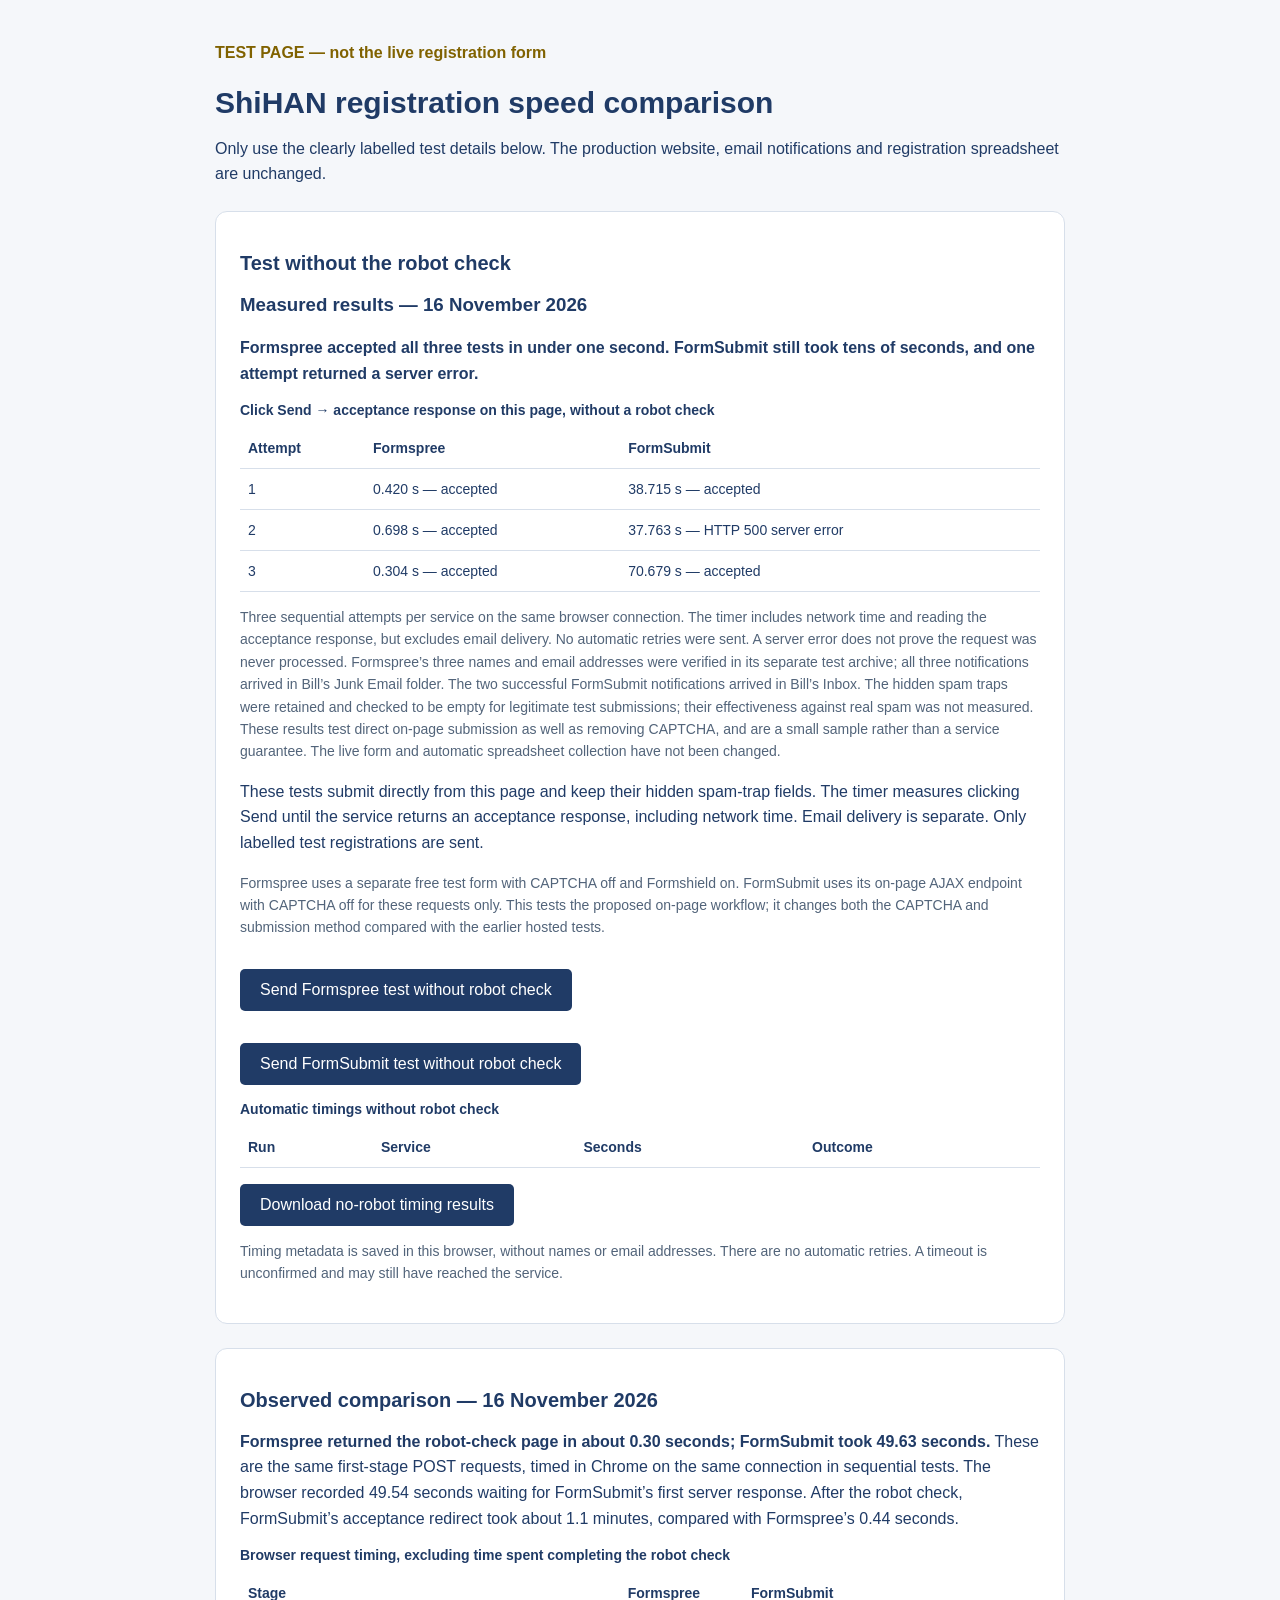
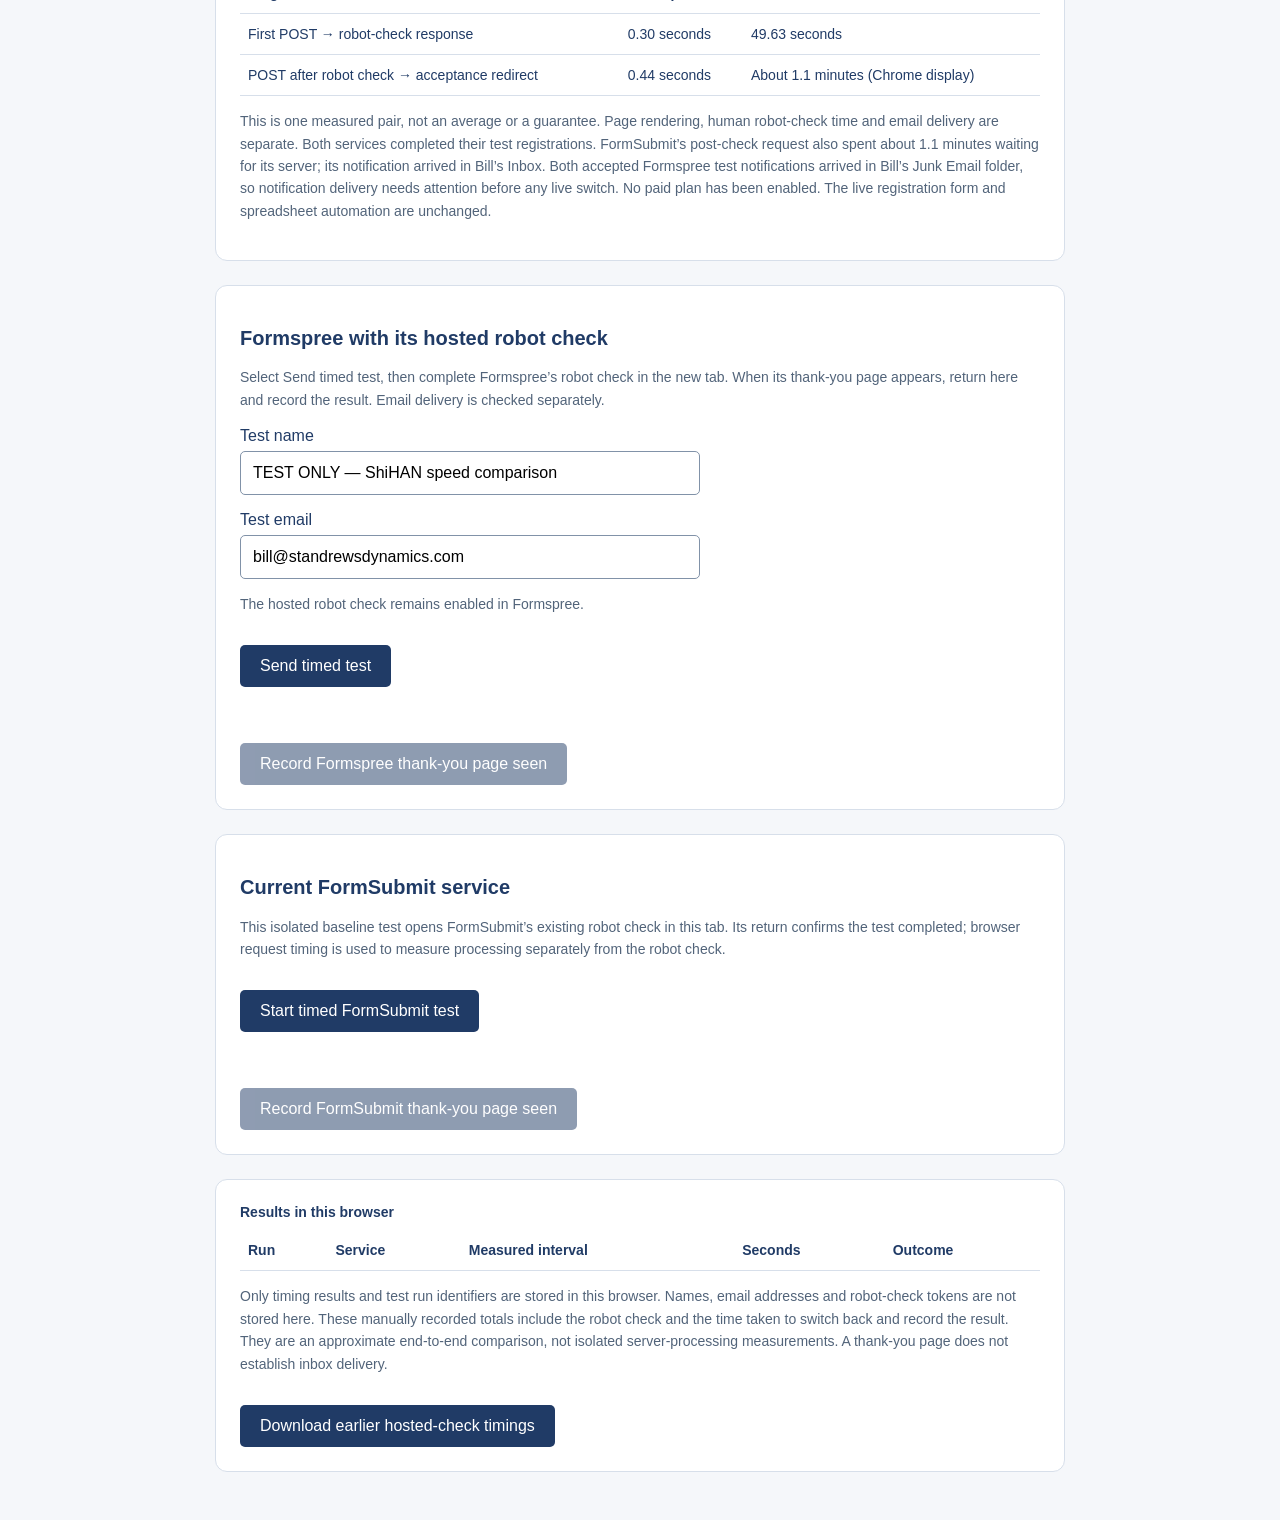
<file: registration-speed-test.html>
<!doctype html>
<html lang="en">
<head>
<meta charset="utf-8">
<meta name="viewport" content="width=device-width,initial-scale=1">
<meta name="robots" content="noindex,nofollow">
<title>ShiHAN registration speed test</title>
<style>
:root{font-family:Arial,sans-serif;color:#203b66;background:#f5f7fa}*{box-sizing:border-box}body{margin:0;padding:24px}main{max-width:850px;margin:auto}h1{font-size:30px;margin-bottom:12px}h2{font-size:20px}p{line-height:1.6}section{background:white;border:1px solid #d7dfea;border-radius:12px;padding:24px;margin:24px 0}label{display:block;margin:16px 0 6px}input{font:inherit;padding:12px;border:1px solid #8192a8;border-radius:5px;width:100%;max-width:460px}button{font:inherit;background:#203b66;color:white;border:0;border-radius:5px;padding:12px 20px;margin-top:16px;cursor:pointer}button:disabled{opacity:.5;cursor:wait}.note{color:#52647a;font-size:14px}.flag{color:#806200;font-weight:bold}.result{font-weight:bold;min-height:1.5em;margin-top:16px}.trap{display:none}table{border-collapse:collapse;width:100%;font-size:14px}th,td{text-align:left;padding:12px 8px;border-bottom:1px solid #d7dfea}caption{text-align:left;font-weight:bold;margin-bottom:10px}.scroll{overflow:auto}a{color:inherit}.timer{font-variant-numeric:tabular-nums} @media(max-width:500px){body{padding:12px}section{padding:18px}}
</style>
</head>
<body><main>
<p class="flag">TEST PAGE — not the live registration form</p>
<h1>ShiHAN registration speed comparison</h1>
<p>Only use the clearly labelled test details below. The production website, email notifications and registration spreadsheet are unchanged.</p>
<section aria-labelledby="no-robot-heading">
<h2 id="no-robot-heading">Test without the robot check</h2>
<div id="no-robot-observed"><h3>Measured results — 16 November 2026</h3><p><strong>Formspree accepted all three tests in under one second. FormSubmit still took tens of seconds, and one attempt returned a server error.</strong></p><div class="scroll"><table><caption>Click Send → acceptance response on this page, without a robot check</caption><thead><tr><th>Attempt</th><th>Formspree</th><th>FormSubmit</th></tr></thead><tbody><tr><td>1</td><td>0.420 s — accepted</td><td>38.715 s — accepted</td></tr><tr><td>2</td><td>0.698 s — accepted</td><td>37.763 s — HTTP 500 server error</td></tr><tr><td>3</td><td>0.304 s — accepted</td><td>70.679 s — accepted</td></tr></tbody></table></div><p class="note">Three sequential attempts per service on the same browser connection. The timer includes network time and reading the acceptance response, but excludes email delivery. No automatic retries were sent. A server error does not prove the request was never processed. Formspree’s three names and email addresses were verified in its separate test archive; all three notifications arrived in Bill’s Junk Email folder. The two successful FormSubmit notifications arrived in Bill’s Inbox. The hidden spam traps were retained and checked to be empty for legitimate test submissions; their effectiveness against real spam was not measured. These results test direct on-page submission as well as removing CAPTCHA, and are a small sample rather than a service guarantee. The live form and automatic spreadsheet collection have not been changed.</p></div>
<p>These tests submit directly from this page and keep their hidden spam-trap fields. The timer measures clicking Send until the service returns an acceptance response, including network time. Email delivery is separate. Only labelled test registrations are sent.</p>
<p class="note">Formspree uses a separate free test form with CAPTCHA off and Formshield on. FormSubmit uses its on-page AJAX endpoint with CAPTCHA off for these requests only. This tests the proposed on-page workflow; it changes both the CAPTCHA and submission method compared with the earlier hosted tests.</p>
<form id="no-robot-formspree"><input type="hidden" name="name" value="TEST ONLY — ShiHAN no-robot speed comparison"><input type="hidden" name="email" value="bill@standrewsdynamics.com"><input type="hidden" name="subject" value="TEST ONLY — ShiHAN no-robot speed comparison"><input class="trap" type="text" name="_gotcha" tabindex="-1" autocomplete="off" aria-hidden="true"><button>Send Formspree test without robot check</button><p id="no-robot-formspree-status" role="status" aria-live="polite"></p></form>
<form id="no-robot-formsubmit"><input type="hidden" name="name" value="TEST ONLY — ShiHAN no-robot speed comparison"><input type="hidden" name="email" value="bill@standrewsdynamics.com"><input type="hidden" name="_subject" value="TEST ONLY — ShiHAN no-robot speed comparison"><input type="hidden" name="_cc" value="bill@standrewsdynamics.com"><input type="hidden" name="_captcha" value="false"><input type="hidden" name="_template" value="table"><input type="hidden" name="_url" value="https://www.shihanputting.com/registration-speed-test.html"><input class="trap" type="text" name="_honey" tabindex="-1" autocomplete="off" aria-hidden="true"><button>Send FormSubmit test without robot check</button><p id="no-robot-formsubmit-status" role="status" aria-live="polite"></p></form>
<div class="scroll"><table><caption>Automatic timings without robot check</caption><thead><tr><th>Run</th><th>Service</th><th>Seconds</th><th>Outcome</th></tr></thead><tbody id="no-robot-results"></tbody></table></div>
<button type="button" id="no-robot-download">Download no-robot timing results</button><p class="note">Timing metadata is saved in this browser, without names or email addresses. There are no automatic retries. A timeout is unconfirmed and may still have reached the service.</p>
</section>
<section aria-labelledby="observed-heading">
<h2 id="observed-heading">Observed comparison — 16 November 2026</h2>
<p><strong>Formspree returned the robot-check page in about 0.30 seconds; FormSubmit took 49.63 seconds.</strong> These are the same first-stage POST requests, timed in Chrome on the same connection in sequential tests. The browser recorded 49.54 seconds waiting for FormSubmit’s first server response. After the robot check, FormSubmit’s acceptance redirect took about 1.1 minutes, compared with Formspree’s 0.44 seconds.</p>
<div class="scroll"><table><caption>Browser request timing, excluding time spent completing the robot check</caption><thead><tr><th>Stage</th><th>Formspree</th><th>FormSubmit</th></tr></thead><tbody><tr><td>First POST → robot-check response</td><td>0.30 seconds</td><td>49.63 seconds</td></tr><tr><td>POST after robot check → acceptance redirect</td><td>0.44 seconds</td><td>About 1.1 minutes (Chrome display)</td></tr></tbody></table></div>
<p class="note">This is one measured pair, not an average or a guarantee. Page rendering, human robot-check time and email delivery are separate. Both services completed their test registrations. FormSubmit’s post-check request also spent about 1.1 minutes waiting for its server; its notification arrived in Bill’s Inbox. Both accepted Formspree test notifications arrived in Bill’s Junk Email folder, so notification delivery needs attention before any live switch. No paid plan has been enabled. The live registration form and spreadsheet automation are unchanged.</p>
</section>
<section aria-labelledby="formspree-heading">
<h2 id="formspree-heading">Formspree with its hosted robot check</h2>
<p class="note">Select Send timed test, then complete Formspree’s robot check in the new tab. When its thank-you page appears, return here and record the result. Email delivery is checked separately.</p>
<form id="candidate" method="POST" target="shihan-formspree-test">
<label for="test-name">Test name</label><input id="test-name" name="name" value="TEST ONLY — ShiHAN speed comparison" required maxlength="150">
<label for="test-email">Test email</label><input id="test-email" name="email" type="email" value="bill@standrewsdynamics.com" required>
<input type="hidden" name="subject" value="TEST ONLY — ShiHAN Formspree speed comparison"><input class="trap" type="text" name="_gotcha" tabindex="-1" autocomplete="off" aria-hidden="true">

<p id="setup" class="note">The free test form is being configured. No submission is possible yet.</p>
<button id="candidate-send" disabled>Send timed test</button>
<div id="candidate-result" class="result timer" role="status" aria-live="polite"></div>
</form><button type="button" id="candidate-confirm" disabled>Record Formspree thank-you page seen</button></section>
<section aria-labelledby="baseline-heading">
<h2 id="baseline-heading">Current FormSubmit service</h2>
<p class="note">This isolated baseline test opens FormSubmit’s existing robot check in this tab. Its return confirms the test completed; browser request timing is used to measure processing separately from the robot check.</p>
<form id="baseline" action="https://formsubmit.co/info@shihanputting.com" method="POST" target="_self">
<input type="hidden" name="name" value="TEST ONLY — ShiHAN speed comparison baseline">
<input type="hidden" name="email" value="bill@standrewsdynamics.com">
<input type="hidden" name="_subject" value="TEST ONLY — ShiHAN speed comparison baseline">
<input type="hidden" name="_cc" value="bill@standrewsdynamics.com">
<input type="hidden" name="_template" value="table">
<input type="hidden" name="_url" value="https://www.shihanputting.com/registration-speed-test.html">
<input type="hidden" name="_next" id="baseline-next">
<input class="trap" type="text" name="_honey" tabindex="-1" autocomplete="off" aria-hidden="true">
<button>Start timed FormSubmit test</button>
<div id="baseline-result" class="result timer" role="status" aria-live="polite"></div>
</form><button type="button" id="baseline-confirm" disabled>Record FormSubmit thank-you page seen</button></section>
<section><div class="scroll"><table><caption>Results in this browser</caption><thead><tr><th>Run</th><th>Service</th><th>Measured interval</th><th>Seconds</th><th>Outcome</th></tr></thead><tbody id="results"></tbody></table></div><p class="note">Only timing results and test run identifiers are stored in this browser. Names, email addresses and robot-check tokens are not stored here. These manually recorded totals include the robot check and the time taken to switch back and record the result. They are an approximate end-to-end comparison, not isolated server-processing measurements. A thank-you page does not establish inbox delivery.</p><button id="download" type="button">Download earlier hosted-check timings</button></section>
</main><script>
/* Public form endpoint only; no account credentials or CAPTCHA secret. */
const CONFIG={endpoint:'https://formspree.io/f/mnpdpkpe'};
const storageKey='shihan-registration-speed-hosted-results-v1';
let rows=[];try{rows=JSON.parse(localStorage.getItem(storageKey)||'[]');if(!Array.isArray(rows))rows=[];}catch{rows=[];}
function render(){const body=document.getElementById('results');body.replaceChildren();for(const r of rows){const tr=document.createElement('tr');for(const v of [r.id,r.service,r.interval,r.seconds,r.outcome]){const td=document.createElement('td');td.textContent=String(v);tr.append(td);}body.append(tr);}}
function record(r){rows.push(r);try{localStorage.setItem(storageKey,JSON.stringify(rows));}catch{}render();}
function runId(){return new Date().toISOString().replace(/[:.]/g,'-');}
render();
const baseline=document.getElementById('baseline');
document.getElementById('baseline-next').value=new URL('registration-speed-test.html?baseline_return=1',location.href).href;
if(new URLSearchParams(location.search).get('baseline_return')==='1'){try{const p=JSON.parse(sessionStorage.getItem('shihan-speed-baseline-pending')||'null');if(p){const seconds=((Date.now()-p.started)/1000).toFixed(2);record({id:p.id,service:'FormSubmit',interval:'Submit → return (includes robot check)',seconds,outcome:'Returned from service',startedAt:new Date(p.started).toISOString(),confirmedAt:new Date().toISOString()});document.getElementById('baseline-result').textContent='Returned after '+seconds+' seconds, including the robot check. Processing-only time is measured in the browser network log.';sessionStorage.removeItem('shihan-speed-baseline-pending');}}catch{}}
const pending={};
function wire(formId,service){const form=document.getElementById(formId),button=document.getElementById(formId+'-confirm'),result=document.getElementById(formId+'-result');
form.addEventListener('submit',e=>{if(!form.reportValidity()){e.preventDefault();return;}const id=runId();pending[formId]={id,started:Date.now()};if(formId==='baseline'){try{sessionStorage.setItem('shihan-speed-baseline-pending',JSON.stringify(pending[formId]));}catch{}}for(const [name,value] of Object.entries({test_run:id,test_started_at:new Date().toISOString()})){let field=form.querySelector('[name="'+name+'"]');if(!field){field=document.createElement('input');field.type='hidden';field.name=name;form.append(field);}field.value=value;}button.disabled=false;result.textContent='Test started. Complete the hosted robot check, then return and record the thank-you page.';});
button.addEventListener('click',()=>{const p=pending[formId];if(!p)return;const seconds=((Date.now()-p.started)/1000).toFixed(2);record({id:p.id,service,interval:'Submit → manually recorded thank-you (includes robot check)',seconds,outcome:'Thank-you page reported',startedAt:new Date(p.started).toISOString(),confirmedAt:new Date().toISOString()});result.textContent='Recorded '+seconds+' seconds including the robot check and time to return here. Inbox delivery still needs verification.';button.disabled=true;delete pending[formId];});}
wire('candidate','Formspree');wire('baseline','FormSubmit');
if(/^https:\/\/formspree\.io\/f\/[a-zA-Z0-9]+$/.test(CONFIG.endpoint)){document.getElementById('candidate').action=CONFIG.endpoint;document.getElementById('candidate-send').disabled=false;document.getElementById('setup').textContent='The hosted robot check remains enabled in Formspree.';}else{document.getElementById('candidate').addEventListener('submit',e=>e.preventDefault());}
document.getElementById('download').addEventListener('click',()=>{const columns=['id','service','interval','seconds','outcome','startedAt','confirmedAt'];const csv=[columns,...rows.map(r=>columns.map(c=>r[c]||''))].map(row=>row.map(v=>'"'+String(v).replaceAll('"','""')+'"').join(',')).join('\r\n');const url=URL.createObjectURL(new Blob([csv],{type:'text/csv;charset=utf-8'}));const a=document.createElement('a');a.href=url;a.download='shihan-registration-speed-results.csv';a.click();URL.revokeObjectURL(url);});
</script><script>
(()=>{
const key='shihan-no-robot-speed-v1';let results=[];try{results=JSON.parse(localStorage.getItem(key)||'[]');if(!Array.isArray(results))results=[];}catch{}
function render(){const body=document.getElementById('no-robot-results');body.replaceChildren();for(const r of results){const tr=document.createElement('tr');for(const v of [r.id,r.service,r.seconds,r.outcome]){const td=document.createElement('td');td.textContent=String(v);tr.append(td);}body.append(tr);}}
render();
document.getElementById('no-robot-download').addEventListener('click',()=>{const columns=['id','service','seconds','outcome','httpStatus'];const csv=[columns,...results.map(r=>columns.map(k=>r[k]??''))].map(row=>row.map(v=>'"'+String(v).replaceAll('"','""')+'"').join(',')).join('\r\n');const url=URL.createObjectURL(new Blob([csv],{type:'text/csv;charset=utf-8'}));const link=document.createElement('a');link.href=url;link.download='shihan-no-robot-timings.csv';link.click();URL.revokeObjectURL(url);});
for(const [service,endpoint] of [['formspree','https://formspree.io/f/xeagabdg'],['formsubmit','https://formsubmit.co/ajax/info@shihanputting.com']]){
const form=document.getElementById('no-robot-'+service);form.addEventListener('submit',async e=>{
e.preventDefault();const status=document.getElementById(form.id+'-status'),buttons=document.querySelectorAll('#no-robot-formspree button,#no-robot-formsubmit button');buttons.forEach(b=>b.disabled=true);
const id=new Date().toISOString(),body=new URLSearchParams(new FormData(form));body.set('test_run',id);body.set('test_started_at',id);
const controller=new AbortController(),start=performance.now();const clock=setInterval(()=>{status.textContent='Waiting for acceptance… '+((performance.now()-start)/1000).toFixed(1)+' seconds';},100);const timeout=setTimeout(()=>controller.abort(),180000);
let outcome='Unconfirmed',httpStatus=null;try{const response=await fetch(endpoint,{method:'POST',headers:{Accept:'application/json'},body,signal:controller.signal});httpStatus=response.status;const data=await response.json();const accepted=response.ok&&(service==='formspree'?data.ok===true:(data.success===true||data.success==='true'));outcome=accepted?'Accepted':('Not accepted (HTTP '+response.status+')');}catch(error){outcome=error.name==='AbortError'?'Unconfirmed — 180-second timeout':'Unconfirmed — connection or response error';}finally{clearInterval(clock);clearTimeout(timeout);const seconds=((performance.now()-start)/1000).toFixed(3);results.push({id,service,seconds,outcome,httpStatus});try{localStorage.setItem(key,JSON.stringify(results));}catch{}render();status.textContent=outcome+' after '+seconds+' seconds. Inbox delivery is checked separately.';buttons.forEach(b=>b.disabled=false);}
});}
})();
</script></body></html>
</file>
